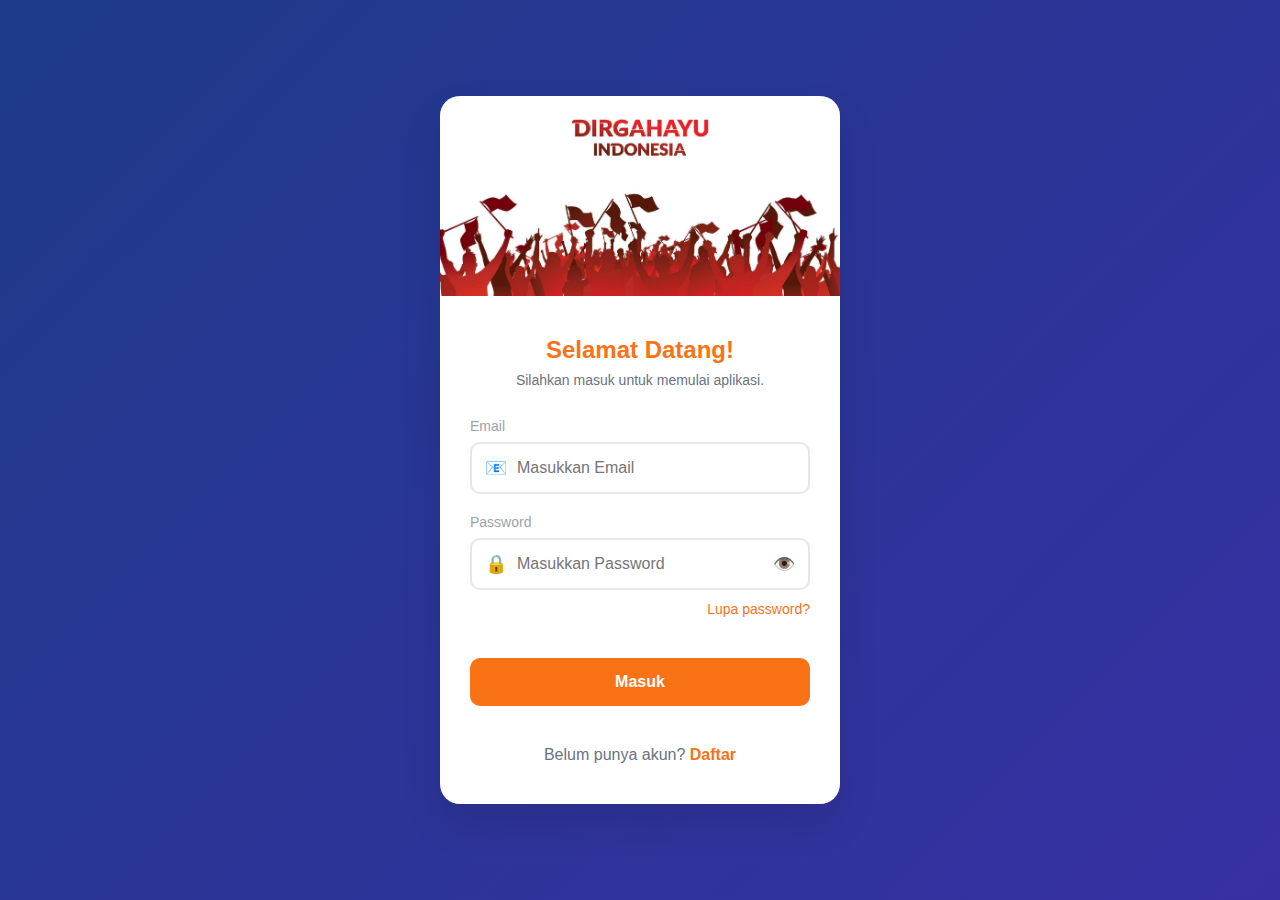
<file: index.html>
<!DOCTYPE html>
<html lang="id">
<head>
    <meta charset="UTF-8">
    <meta name="viewport" content="width=device-width, initial-scale=1.0">
    <title>Aplikasi Login & Registrasi</title>
    <style>
        * {
            margin: 0;
            padding: 0;
            box-sizing: border-box;
        }

        body {
            font-family: 'Segoe UI', Tahoma, Geneva, Verdana, sans-serif;
            background: linear-gradient(135deg, #1e3a8a 0%, #3730a3 100%);
            min-height: 100vh;
            display: flex;
            align-items: center;
            justify-content: center;
            padding: 20px;
        }

        .container {
            background: white;
            border-radius: 20px;
            box-shadow: 0 20px 40px rgba(0, 0, 0, 0.1);
            overflow: hidden;
            width: 100%;
            max-width: 400px;
            position: relative;
        }

        .illustration {
            background: linear-gradient(135deg, #1e3a8a 0%, #3730a3 100%);
            padding: 0;
            text-align: center;
            position: relative;
            height: 200px;
            overflow: hidden;
        }

        .video-container {
            width: 100%;
            height: 100%;
            position: relative;
        }

        .video-container iframe {
            width: 100%;
            height: 100%;
            border: none;
            object-fit: cover;
        }

        .background-image {
            width: 100%;
            height: 100%;
            object-fit: cover;
            position: absolute;
            top: 0;
            left: 0;
        }

        .form-container {
            padding: 40px 30px;
        }

        .form-title {
            color: #f97316;
            font-size: 24px;
            font-weight: bold;
            margin-bottom: 8px;
            text-align: center;
        }

        .form-subtitle {
            color: #6b7280;
            font-size: 14px;
            margin-bottom: 30px;
            text-align: center;
        }

        .form-group {
            margin-bottom: 20px;
        }

        .form-label {
            color: #9ca3af;
            font-size: 14px;
            margin-bottom: 8px;
            display: block;
        }

        .input-wrapper {
            position: relative;
        }

        .form-input {
            width: 100%;
            padding: 15px 15px 15px 45px;
            border: 2px solid #e5e7eb;
            border-radius: 10px;
            font-size: 16px;
            outline: none;
            transition: border-color 0.3s;
        }

        .form-input:focus {
            border-color: #f97316;
        }

        .input-icon {
            position: absolute;
            left: 15px;
            top: 50%;
            transform: translateY(-50%);
            color: #f97316;
            font-size: 18px;
        }

        .password-toggle {
            position: absolute;
            right: 15px;
            top: 50%;
            transform: translateY(-50%);
            color: #9ca3af;
            cursor: pointer;
            font-size: 18px;
        }

        .forgot-password {
            text-align: right;
            margin-top: 10px;
        }

        .forgot-password a {
            color: #f97316;
            text-decoration: none;
            font-size: 14px;
        }

        .submit-btn {
            width: 100%;
            padding: 15px;
            background: #f97316;
            color: white;
            border: none;
            border-radius: 10px;
            font-size: 16px;
            font-weight: bold;
            cursor: pointer;
            margin: 20px 0;
            transition: background 0.3s;
        }

        .submit-btn:hover {
            background: #ea580c;
        }

        .switch-form {
            text-align: center;
            margin-top: 20px;
            color: #6b7280;
        }

        .switch-form a {
            color: #f97316;
            text-decoration: none;
            font-weight: bold;
        }

        .hidden {
            display: none;
        }

        .show {
            display: block;
        }

        @media (max-width: 480px) {
            .container {
                margin: 10px;
            }
            
            .form-container {
                padding: 30px 20px;
            }
        }
    </style>
</head>
<body>
    <div class="container">
        <div class="illustration">
            <!-- Video YouTube dengan autoplay -->
            <div class="video-container" id="videoContainer" style="display: none;">
                <iframe 
                    id="youtubeVideo"
                    src="https://www.youtube.com/embed/ic-35LRmeNw?autoplay=0&mute=1&loop=1&playlist=ic-35LRmeNw&controls=1&modestbranding=1&rel=0&enablejsapi=1"
                    allow="autoplay; encrypted-media; fullscreen"
                    allowfullscreen
                    referrerpolicy="strict-origin-when-cross-origin"
                    loading="lazy">
                </iframe>
                </iframe>
            </div>
            
            <!-- Fallback: Gambar jika video tidak bisa dimuat -->
            <img 
                id="fallbackImage" 
                src="asset/17-august-indonesia-happy-independence-day-greeting-card-banner-and-texture-background-logo-vector.jpg" 
                alt="Background" 
                class="background-image show">
        </div>

        <!-- Form Login -->
        <div id="loginForm" class="form-container">
            <h2 class="form-title">Selamat Datang!</h2>
            <p class="form-subtitle">Silahkan masuk untuk memulai aplikasi.</p>

            <form id="loginFormElement">
                <div class="form-group">
                    <label class="form-label">Email</label>
                    <div class="input-wrapper">
                        <span class="input-icon">📧</span>
                        <input type="email" class="form-input" placeholder="Masukkan Email" required>
                    </div>
                </div>

                <div class="form-group">
                    <label class="form-label">Password</label>
                    <div class="input-wrapper">
                        <span class="input-icon">🔒</span>
                        <input type="password" class="form-input" placeholder="Masukkan Password" required>
                        <span class="password-toggle" onclick="togglePassword(this)">👁️</span>
                    </div>
                    <div class="forgot-password">
                        <a href="#" onclick="showForgotPassword()">Lupa password?</a>
                    </div>
                </div>

                <button type="submit" class="submit-btn">Masuk</button>
            </form>

            <div class="switch-form">
                Belum punya akun? <a href="#" onclick="showRegisterForm()">Daftar</a>
            </div>
        </div>

        <!-- Form Register -->
        <div id="registerForm" class="form-container hidden">
            <h2 class="form-title">Pendaftaran Akun</h2>
            <p class="form-subtitle">Buat akun baru untuk memulai.</p>

            <form id="registerFormElement">
                <div class="form-group">
                    <label class="form-label">Nama Lengkap</label>
                    <div class="input-wrapper">
                        <span class="input-icon">👤</span>
                        <input type="text" class="form-input" placeholder="Masukkan Nama Lengkap" required>
                    </div>
                </div>

                <div class="form-group">
                    <label class="form-label">Email</label>
                    <div class="input-wrapper">
                        <span class="input-icon">📧</span>
                        <input type="email" class="form-input" placeholder="Masukkan Email" required>
                    </div>
                </div>

                <div class="form-group">
                    <label class="form-label">Password</label>
                    <div class="input-wrapper">
                        <span class="input-icon">🔒</span>
                        <input type="password" class="form-input" placeholder="Masukkan Password" required>
                        <span class="password-toggle" onclick="togglePassword(this)">👁️</span>
                    </div>
                </div>

                <button type="submit" class="submit-btn">Buat Akun</button>
            </form>

            <div class="switch-form">
                Sudah punya akun? <a href="#" onclick="showLoginForm()">Masuk</a>
            </div>
        </div>
    </div>

    <script>
        const videoContainer = document.getElementById('videoContainer');
        const youtubeVideo = document.getElementById('youtubeVideo');
        const fallbackImage = document.getElementById('fallbackImage');
        const illustration = document.querySelector('.illustration');

        // Function to check if video is available
        function checkVideoAvailability() {
            const iframe = document.getElementById('youtubeVideo');
            
            // Create a test to see if iframe loads
            iframe.onload = function() {
                console.log('Video loaded successfully');
                setTimeout(() => {
                    // Check if iframe has content
                    try {
                        if (iframe.contentDocument || iframe.contentWindow) {
                            showVideo();
                        } else {
                            console.log('Video blocked or restricted');
                            showImage();
                        }
                    } catch (e) {
                        // Cross-origin restriction means video is likely loading
                        console.log('Video loading (cross-origin)');
                        showVideo();
                    }
                }, 1000);
            };
            
            iframe.onerror = function() {
                console.log('Video failed to load');
                showImage();
            };
            
            // Fallback timeout - if nothing happens in 5 seconds, show image
            setTimeout(() => {
                if (videoContainer.style.display === 'none') {
                    console.log('Video timeout - showing image');
                    showImage();
                }
            }, 5000);
        }

        // Function to check if image is available
        function checkImageAvailability() {
            const tempImg = new Image();
            tempImg.onload = function() {
                // Image loaded successfully
                if (videoContainer.style.display === 'none') {
                    showImage();
                }
            };
            
            tempImg.onerror = function() {
                // Image failed to load
                if (fallbackImage.classList.contains('show')) {
                    showGradientBackground();
                }
            };
            
            tempImg.src = fallbackImage.src;
        }

        // Function to show video
        function showVideo() {
            videoContainer.style.display = 'block';
            fallbackImage.classList.remove('show');
            fallbackImage.classList.add('hidden');
            illustration.style.background = '';
        }

        // Function to show image
        function showImage() {
            videoContainer.style.display = 'none';
            fallbackImage.classList.remove('hidden');
            fallbackImage.classList.add('show');
            illustration.style.background = '';
        }

        // Function to show gradient background as last resort
        function showGradientBackground() {
            videoContainer.style.display = 'none';
            fallbackImage.classList.remove('show');
            fallbackImage.classList.add('hidden');
            illustration.style.background = 'linear-gradient(135deg, #667eea 0%, #764ba2 100%)';
        }

        // Monitor video and image elements
        function startMonitoring() {
            setInterval(() => {
                // Check if video container is removed or hidden
                if (!document.contains(videoContainer) || videoContainer.style.display === 'none') {
                    checkImageAvailability();
                    if (fallbackImage.src && !fallbackImage.classList.contains('show')) {
                        showImage();
                    }
                } 
                // Check if image is removed or hidden
                else if (!document.contains(fallbackImage) || fallbackImage.classList.contains('hidden')) {
                    showVideo();
                }
                // Check if both are available, prioritize video
                else if (document.contains(videoContainer) && document.contains(fallbackImage)) {
                    checkVideoAvailability();
                }
            }, 2000); // Check every 2 seconds
        }

        // Initialize on page load
        window.addEventListener('load', function() {
            console.log('Page loaded - initializing...');
            
            // Show image first by default
            showImage();
            
            // Try to load video after 2 seconds
            setTimeout(() => {
                console.log('Attempting to load video...');
                videoContainer.style.display = 'block';
                checkVideoAvailability();
            }, 2000);
            
            // Start monitoring for changes
            startMonitoring();
        });

        // Handle iframe load errors
        youtubeVideo.addEventListener('error', function() {
            showImage();
        });

        // Handle image load errors
        fallbackImage.addEventListener('error', function() {
            if (videoContainer.style.display === 'none') {
                showGradientBackground();
            }
        });

        function showLoginForm() {
            document.getElementById('loginForm').classList.remove('hidden');
            document.getElementById('registerForm').classList.add('hidden');
        }

        function showRegisterForm() {
            document.getElementById('loginForm').classList.add('hidden');
            document.getElementById('registerForm').classList.remove('hidden');
        }

        function togglePassword(element) {
            const input = element.previousElementSibling;
            if (input.type === 'password') {
                input.type = 'text';
                element.textContent = '🙈';
            } else {
                input.type = 'password';
                element.textContent = '👁️';
            }
        }

        function showForgotPassword() {
            alert('Fitur lupa password akan segera tersedia!');
        }

        // Handle form submissions
        document.getElementById('loginFormElement').addEventListener('submit', function(e) {
            e.preventDefault();
            const email = this.querySelector('input[type="email"]').value;
            const password = this.querySelector('input[type="password"]').value;
            
            if (email && password) {
                alert(`Login berhasil!\nEmail: ${email}`);
            }
        });

        document.getElementById('registerFormElement').addEventListener('submit', function(e) {
            e.preventDefault();
            const name = this.querySelector('input[type="text"]').value;
            const email = this.querySelector('input[type="email"]').value;
            const password = this.querySelector('input[type="password"]').value;
            
            if (name && email && password) {
                alert(`Registrasi berhasil!\nNama: ${name}\nEmail: ${email}`);
                showLoginForm();
            }
        });
    </script>
</body>

</html>
</file>
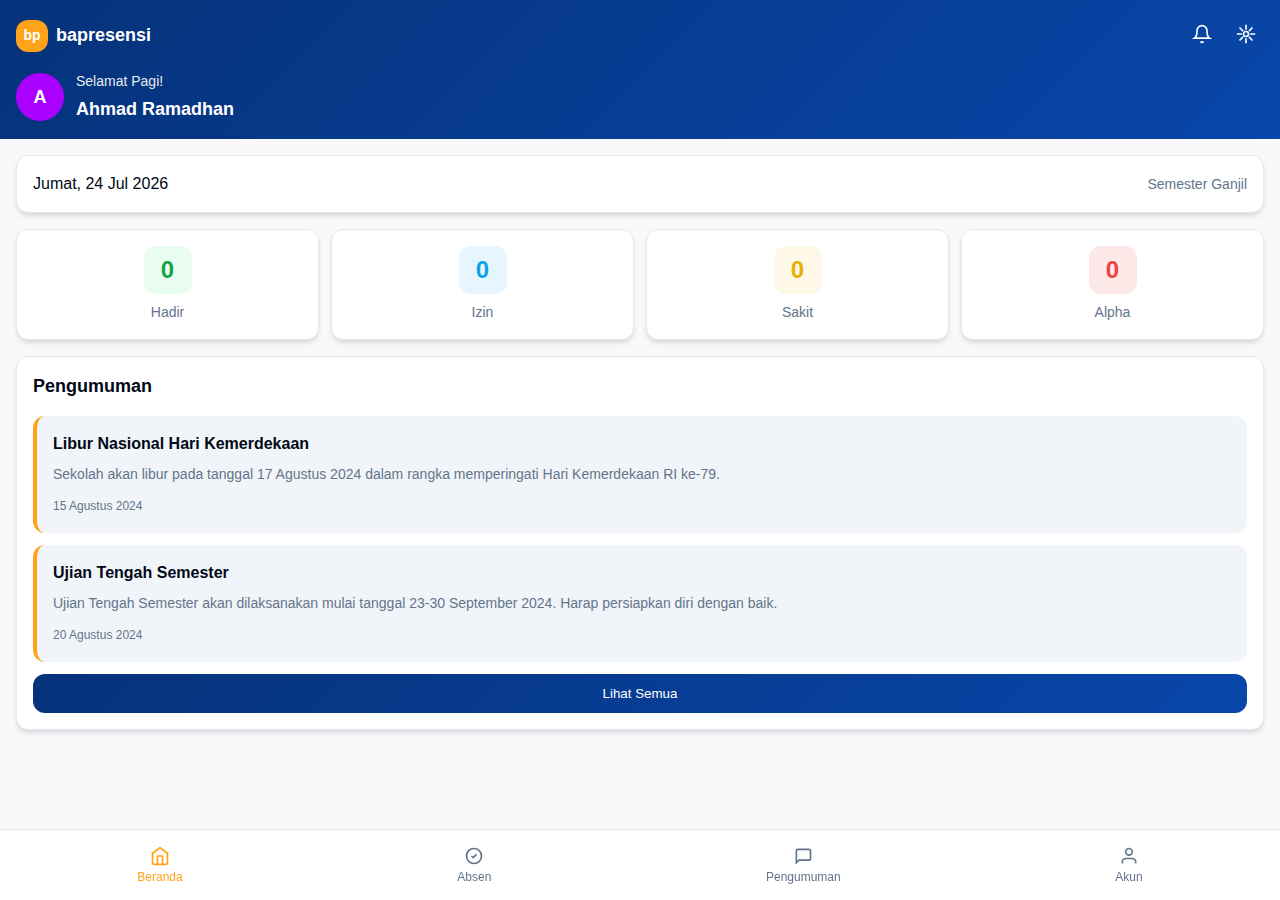
<file: dashboard/dashboard.html>
<!DOCTYPE html>
<html lang="id">
<head>
    <meta charset="UTF-8">
    <meta name="viewport" content="width=device-width, initial-scale=1.0">
    <title>BaPresensi - Aplikasi Presensi Digital</title>
    <meta name="description" content="Aplikasi presensi digital untuk pendidikan dengan fitur absensi, jadwal, dan monitoring kehadiran siswa">
    <style>
        /* Design System - All colors MUST be HSL */
:root {
    --background: hsl(240, 20%, 98%);
    --foreground: hsl(222.2, 84%, 4.9%);
    
    --card: hsl(0, 0%, 100%);
    --card-foreground: hsl(222.2, 84%, 4.9%);
    
    --primary: hsl(217, 91%, 25%);
    --primary-foreground: hsl(0, 0%, 100%);
    
    --secondary: hsl(210, 40%, 96.1%);
    --secondary-foreground: hsl(222.2, 47.4%, 11.2%);
    
    --muted: hsl(210, 40%, 96.1%);
    --muted-foreground: hsl(215.4, 16.3%, 46.9%);
    
    --accent: hsl(36, 100%, 55%);
    --accent-foreground: hsl(0, 0%, 100%);
    
    --border: hsl(214.3, 31.8%, 91.4%);
    
    --success: hsl(142, 76%, 36%);
    --info: hsl(199, 89%, 48%);
    --warning: hsl(45, 93%, 47%);
    --error: hsl(0, 84%, 60%);
    
    --gradient-primary: linear-gradient(135deg, hsl(217, 91%, 25%), hsl(217, 91%, 35%));
    --shadow-card: 0 4px 6px -1px rgb(0 0 0 / 0.1), 0 2px 4px -2px rgb(0 0 0 / 0.1);
    --shadow-elevated: 0 10px 15px -3px rgb(0 0 0 / 0.1), 0 4px 6px -4px rgb(0 0 0 / 0.1);
    
    --radius: 0.75rem;
}

.dark {
    --background: hsl(222.2, 84%, 4.9%);
    --foreground: hsl(210, 40%, 98%);
    --card: hsl(222.2, 84%, 4.9%);
    --card-foreground: hsl(210, 40%, 98%);
    --primary: hsl(210, 40%, 98%);
    --primary-foreground: hsl(222.2, 47.4%, 11.2%);
    --secondary: hsl(217.2, 32.6%, 17.5%);
    --secondary-foreground: hsl(210, 40%, 98%);
    --muted: hsl(217.2, 32.6%, 17.5%);
    --muted-foreground: hsl(215, 20.2%, 65.1%);
    --accent: hsl(217.2, 32.6%, 17.5%);
    --accent-foreground: hsl(210, 40%, 98%);
    --border: hsl(217.2, 32.6%, 17.5%);
}

* {
    margin: 0;
    padding: 0;
    box-sizing: border-box;
}

body {
    font-family: -apple-system, BlinkMacSystemFont, 'Segoe UI', Roboto, sans-serif;
    background-color: var(--background);
    color: var(--foreground);
    line-height: 1.5;
}

.app {
    min-height: 100vh;
    padding-bottom: 80px;
}

/* Header Styles */
.header {
    background: var(--gradient-primary);
    color: var(--primary-foreground);
    padding: 1rem;
}

.header-top {
    display: flex;
    align-items: center;
    justify-content: space-between;
    margin-bottom: 1rem;
}

.logo-section {
    display: flex;
    align-items: center;
    gap: 0.5rem;
}

.logo-icon {
    width: 2rem;
    height: 2rem;
    background-color: var(--accent);
    border-radius: var(--radius);
    display: flex;
    align-items: center;
    justify-content: center;
}

.logo-icon span {
    color: var(--accent-foreground);
    font-weight: bold;
    font-size: 0.875rem;
}

.logo-text {
    font-weight: 600;
    font-size: 1.125rem;
}

.header-buttons {
    display: flex;
    align-items: center;
    gap: 0.5rem;
}

.bell-btn,
.settings-btn {
    background: none;
    border: none;
    color: var(--primary-foreground);
    cursor: pointer;
    padding: 0.5rem;
    border-radius: var(--radius);
    transition: background-color 0.2s;
}

.bell-btn:hover,
.settings-btn:hover {
    background-color: rgba(255, 255, 255, 0.2);
}

.user-section {
    display: flex;
    align-items: center;
    gap: 0.75rem;
}

.user-avatar {
    width: 3rem;
    height: 3rem;
    background-color: hsl(280, 100%, 50%);
    border-radius: 50%;
    display: flex;
    align-items: center;
    justify-content: center;
    color: white;
    font-weight: 600;
    font-size: 1.125rem;
}

.greeting {
    font-size: 0.875rem;
    opacity: 0.9;
    margin-bottom: 0.25rem;
}

.user-name {
    font-weight: 600;
    font-size: 1.125rem;
}

/* Main Content */
.main-content {
    padding: 1rem;
    display: flex;
    flex-direction: column;
    gap: 1rem;
}

/* Card Styles */
.card {
    background-color: var(--card);
    border-radius: var(--radius);
    box-shadow: var(--shadow-card);
    border: 1px solid var(--border);
}

/* Date Card */
.date-card {
    padding: 1rem;
}

.date-info {
    display: flex;
    justify-content: space-between;
    align-items: center;
}

.date-text {
    font-weight: 500;
    color: var(--card-foreground);
}

.semester-info p {
    font-size: 0.875rem;
    color: var(--muted-foreground);
}

/* Attendance Grid */
.attendance-grid {
    display: grid;
    grid-template-columns: repeat(4, 1fr);
    gap: 0.75rem;
}

.attendance-card {
    padding: 1rem;
    text-align: center;
}

.attendance-icon {
    width: 3rem;
    height: 3rem;
    border-radius: var(--radius);
    display: flex;
    align-items: center;
    justify-content: center;
    margin: 0 auto 0.5rem;
}

.attendance-icon.success {
    background-color: hsl(142, 76%, 95%);
    color: var(--success);
}

.attendance-icon.info {
    background-color: hsl(199, 89%, 95%);
    color: var(--info);
}

.attendance-icon.warning {
    background-color: hsl(45, 93%, 95%);
    color: var(--warning);
}

.attendance-icon.error {
    background-color: hsl(0, 84%, 95%);
    color: var(--error);
}

.attendance-count {
    font-size: 1.5rem;
    font-weight: bold;
}

.attendance-label {
    font-size: 0.875rem;
    color: var(--muted-foreground);
    font-weight: 500;
}


/* Pengumuman Card */
.pengumuman-card {
    padding: 1rem;
}

.card-header {
    margin-bottom: 1rem;
}

.card-title {
    font-size: 1.125rem;
    font-weight: 600;
    color: var(--card-foreground);
}

.card-state-content {
    display: flex;
    flex-direction: column;
    gap: 0.75rem;
}

.pengumuman-list {
    display: flex;
    flex-direction: column;
    gap: 0.75rem;
}

.pengumuman-item {
    padding: 1rem;
    background-color: var(--secondary);
    border-radius: var(--radius);
    border-left: 4px solid var(--accent);
}

.pengumuman-title {
    font-weight: 600;
    color: var(--card-foreground);
    margin-bottom: 0.5rem;
}

.pengumuman-content {
    color: var(--muted-foreground);
    font-size: 0.875rem;
    line-height: 1.5;
    margin-bottom: 0.5rem;
}

.pengumuman-date {
    color: var(--muted-foreground);
    font-size: 0.75rem;
}

.lihat-semua-btn {
    background: var(--gradient-primary);
    color: var(--primary-foreground);
    border: none;
    padding: 0.75rem 1rem;
    border-radius: var(--radius);
    cursor: pointer;
    font-weight: 500;
    transition: opacity 0.2s;
}

.lihat-semua-btn:hover {
    opacity: 0.9;
}


/* Bottom Navigation */
.bottom-nav {
    position: fixed;
    bottom: 0;
    left: 0;
    right: 0;
    background-color: var(--card);
    border-top: 1px solid var(--border);
    box-shadow: var(--shadow-elevated);
    display: flex;
    align-items: center;
    justify-content: space-around;
    padding: 0.5rem 0;
}

.nav-item {
    display: flex;
    flex-direction: column;
    align-items: center;
    gap: 0.25rem;
    background: none;
    border: none;
    cursor: pointer;
    padding: 0.5rem 0.75rem;
    border-radius: var(--radius);
    transition: color 0.2s;
    color: var(--muted-foreground);
}

.nav-item:hover {
    color: var(--foreground);
}

.nav-item.active {
    color: var(--accent);
}

.nav-item span {
    font-size: 0.75rem;
    font-weight: 500;
}

/* Responsive Design */
@media (max-width: 480px) {
    .attendance-grid {
        gap: 0.5rem;
    }
    
    .attendance-card {
        padding: 0.75rem;
    }
    
    .attendance-icon {
        width: 2.5rem;
        height: 2.5rem;
    }
    
    .attendance-count {
        font-size: 1.25rem;
    }
}
    </style>
</head>
<body>
    <div class="app">
        <!-- Header -->
        <header class="header">
            <div class="header-top">
                <div class="logo-section">
                    <div class="logo-icon">
                        <span>bp</span>
                    </div>
                    <span class="logo-text">bapresensi</span>
                </div>
                <div class="header-buttons">
                    <button class="bell-btn">
                        <svg width="20" height="20" viewBox="0 0 24 24" fill="none" stroke="currentColor" stroke-width="2">
                            <path d="M6 8a6 6 0 0 1 12 0c0 7 3 9 3 9H3s3-2 3-9"></path>
                            <path d="M10.3 21a1.94 1.94 0 0 0 3.4 0"></path>
                        </svg>
                    </button>
                    <button class="settings-btn">
                        <svg width="20" height="20" viewBox="0 0 24 24" fill="none" stroke="currentColor" stroke-width="2">
                            <circle cx="12" cy="12" r="3"></circle>
                            <path d="M12 1v6M12 17v6M4.22 4.22l4.24 4.24M15.54 15.54l4.24 4.24M1 12h6M17 12h6M4.22 19.78l4.24-4.24M15.54 8.46l4.24-4.24"></path>
                        </svg>
                    </button>
                </div>
            </div>
            
            <div class="user-section">
                <div class="user-avatar">
                    <span>A</span>
                </div>
                <div class="user-info">
                    <p class="greeting">Selamat Pagi!</p>
                    <h2 class="user-name">Ahmad Ramadhan</h2>
                </div>
            </div>
        </header>

        <!-- Main Content -->
        <main class="main-content">
            <!-- Date Info -->
            <div class="card date-card">
                <div class="date-info">
                    <div>
                        <p class="date-text" id="currentDate"></p>
                    </div>
                    <div class="semester-info">
                        <p>Semester Ganjil</p>
                    </div>
                </div>
            </div>

            <!-- Attendance Cards -->
            <div class="attendance-grid">
                <div class="card attendance-card">
                    <div class="attendance-icon success">
                        <span class="attendance-count">0</span>
                    </div>
                    <p class="attendance-label">Hadir</p>
                </div>
                <div class="card attendance-card">
                    <div class="attendance-icon info">
                        <span class="attendance-count">0</span>
                    </div>
                    <p class="attendance-label">Izin</p>
                </div>
                <div class="card attendance-card">
                    <div class="attendance-icon warning">
                        <span class="attendance-count">0</span>
                    </div>
                    <p class="attendance-label">Sakit</p>
                </div>
                <div class="card attendance-card">
                    <div class="attendance-icon error">
                        <span class="attendance-count">0</span>
                    </div>
                    <p class="attendance-label">Alpha</p>
                </div>
            </div>


            <!-- Pengumuman -->
            <div class="card pengumuman-card">
                <div class="card-header">
                    <h3 class="card-title">Pengumuman</h3>
                </div>
                <div class="card-state-content">
                    <div id="pengumumanList" class="pengumuman-list">
                        <!-- Pengumuman akan dimuat dari JavaScript -->
                    </div>
                    <button id="lihatSemuaBtn" class="lihat-semua-btn" style="display: none;">
                        Lihat Semua
                    </button>
                </div>
            </div>
        </main>

        <!-- Bottom Navigation -->
        <nav class="bottom-nav">
            <button class="nav-item active">
                <svg width="20" height="20" viewBox="0 0 24 24" fill="none" stroke="currentColor" stroke-width="2">
                    <path d="M3 9L12 2L21 9V20C21 20.5304 20.7893 21.0391 20.4142 21.4142C20.0391 21.7893 19.5304 22 19 22H5C4.46957 22 3.96086 21.7893 3.58579 21.4142C3.21071 21.0391 3 20.5304 3 20V9Z"></path>
                    <polyline points="9,22 9,12 15,12 15,22"></polyline>
                </svg>
                <span>Beranda</span>
            </button>
            <button class="nav-item">
                <svg width="20" height="20" viewBox="0 0 24 24" fill="none" stroke="currentColor" stroke-width="2">
                    <path d="M9 12L11 14L15 10"></path>
                    <path d="M21 12C21 16.9706 16.9706 21 12 21C7.02944 21 3 16.9706 3 12C3 7.02944 7.02944 3 12 3C16.9706 3 21 7.02944 21 12Z"></path>
                </svg>
                <span>Absen</span>
            </button>
            <button class="nav-item">
                <svg width="20" height="20" viewBox="0 0 24 24" fill="none" stroke="currentColor" stroke-width="2">
                    <path d="M21 15A2 2 0 0 1 19 17H7L4 20V6A2 2 0 0 1 6 4H19A2 2 0 0 1 21 6V15Z"></path>
                </svg>
                <span>Pengumuman</span>
            </button>
            <button class="nav-item">
                <svg width="20" height="20" viewBox="0 0 24 24" fill="none" stroke="currentColor" stroke-width="2">
                    <path d="M20 21V19C20 17.9391 19.5786 16.9217 18.8284 16.1716C18.0783 15.4214 17.0609 15 16 15H8C6.93913 15 5.92172 15.4214 5.17157 16.1716C4.42143 16.9217 4 17.9391 4 19V21"></path>
                    <circle cx="12" cy="7" r="4"></circle>
                </svg>
                <span>Akun</span>
            </button>
        </nav>
    </div>

    <script>
        // Date formatting function
function formatDate() {
    const today = new Date();
    const days = ['Minggu', 'Senin', 'Selasa', 'Rabu', 'Kamis', 'Jumat', 'Sabtu'];
    const months = ['Jan', 'Feb', 'Mar', 'Apr', 'Mei', 'Jun', 'Jul', 'Agu', 'Sep', 'Okt', 'Nov', 'Des'];
    
    const dayName = days[today.getDay()];
    const date = today.getDate().toString().padStart(2, '0');
    const month = months[today.getMonth()];
    const year = today.getFullYear();
    
    return `${dayName}, ${date} ${month} ${year}`;
}

// Update date on page load
document.addEventListener('DOMContentLoaded', function() {
    const dateElement = document.getElementById('currentDate');
    if (dateElement) {
        dateElement.textContent = formatDate();
    }
});

// Bottom navigation functionality
document.addEventListener('DOMContentLoaded', function() {
    const navItems = document.querySelectorAll('.nav-item');
    
    navItems.forEach(item => {
        item.addEventListener('click', function() {
            // Remove active class from all items
            navItems.forEach(nav => nav.classList.remove('active'));
            
            // Add active class to clicked item
            this.classList.add('active');
        });
    });
});

// Header buttons functionality
document.addEventListener('DOMContentLoaded', function() {
    const settingsBtn = document.querySelector('.settings-btn');
    const bellBtn = document.querySelector('.bell-btn');
    
    if (settingsBtn) {
        settingsBtn.addEventListener('click', function() {
            alert('Pengaturan akan segera tersedia!');
        });
    }
    
    if (bellBtn) {
        bellBtn.addEventListener('click', function() {
            alert('Tidak ada notifikasi baru!');
        });
    }
});


// Greeting based on time
function updateGreeting() {
    const now = new Date();
    const hour = now.getHours();
    const greetingElement = document.querySelector('.greeting');
    
    if (greetingElement) {
        let greeting;
        
        if (hour < 12) {
            greeting = 'Selamat Pagi!';
        } else if (hour < 17) {
            greeting = 'Selamat Siang!';
        } else if (hour < 19) {
            greeting = 'Selamat Sore!';
        } else {
            greeting = 'Selamat Malam!';
        }
        
        greetingElement.textContent = greeting;
    }
}

// Update greeting on page load
document.addEventListener('DOMContentLoaded', function() {
    updateGreeting();
});

// Add click animations
document.addEventListener('DOMContentLoaded', function() {
    const cards = document.querySelectorAll('.card');
    
    cards.forEach(card => {
        card.addEventListener('click', function() {
            this.style.transform = 'scale(0.98)';
            setTimeout(() => {
                this.style.transform = 'scale(1)';
            }, 150);
        });
    });
});

// Add hover effects for interactive elements
document.addEventListener('DOMContentLoaded', function() {
    const interactiveElements = document.querySelectorAll('.nav-item, .settings-btn, .bell-btn');
    
    interactiveElements.forEach(element => {
        element.style.transition = 'all 0.2s ease';
    });
});

// Sample pengumuman data
const pengumumanData = [
    {
        id: 1,
        title: "Libur Nasional Hari Kemerdekaan",
        content: "Sekolah akan libur pada tanggal 17 Agustus 2024 dalam rangka memperingati Hari Kemerdekaan RI ke-79.",
        date: "15 Agustus 2024"
    },
    {
        id: 2,
        title: "Ujian Tengah Semester",
        content: "Ujian Tengah Semester akan dilaksanakan mulai tanggal 23-30 September 2024. Harap persiapkan diri dengan baik.",
        date: "20 Agustus 2024"
    },
    {
        id: 3,
        title: "Kegiatan Ekstrakurikuler",
        content: "Pendaftaran ekstrakurikuler untuk semester ganjil dibuka mulai tanggal 1 September 2024.",
        date: "25 Agustus 2024"
    },
    {
        id: 4,
        title: "Rapat Orang Tua",
        content: "Rapat orang tua siswa akan diadakan pada hari Sabtu, 14 September 2024 pukul 08.00 WIB di aula sekolah.",
        date: "10 September 2024"
    },
    {
        id: 5,
        title: "Kompetisi Sains",
        content: "Sekolah akan mengadakan kompetisi sains tingkat nasional. Pendaftaran dibuka hingga 30 September 2024.",
        date: "12 September 2024"
    }
];

let showingAll = false;

function renderPengumuman() {
    const pengumumanList = document.getElementById('pengumumanList');
    const lihatSemuaBtn = document.getElementById('lihatSemuaBtn');
    
    if (!pengumumanList || !lihatSemuaBtn) return;
    
    const itemsToShow = showingAll ? pengumumanData : pengumumanData.slice(0, 2);
    
    pengumumanList.innerHTML = itemsToShow.map(item => `
        <div class="pengumuman-item">
            <h4 class="pengumuman-title">${item.title}</h4>
            <p class="pengumuman-content">${item.content}</p>
            <span class="pengumuman-date">${item.date}</span>
        </div>
    `).join('');
    
    // Show/hide "Lihat Semua" button
    if (pengumumanData.length > 2) {
        lihatSemuaBtn.style.display = 'block';
        lihatSemuaBtn.textContent = showingAll ? 'Lihat Sedikit' : 'Lihat Semua';
    } else {
        lihatSemuaBtn.style.display = 'none';
    }
}

function togglePengumuman() {
    showingAll = !showingAll;
    renderPengumuman();
}

// Initialize pengumuman
document.addEventListener('DOMContentLoaded', function() {
    renderPengumuman();
    
    // Event listener for "Lihat Semua" button
    const lihatSemuaBtn = document.getElementById('lihatSemuaBtn');
    if (lihatSemuaBtn) {
        lihatSemuaBtn.addEventListener('click', togglePengumuman);
    }
});
    </script>
</body>
</html>
</file>
